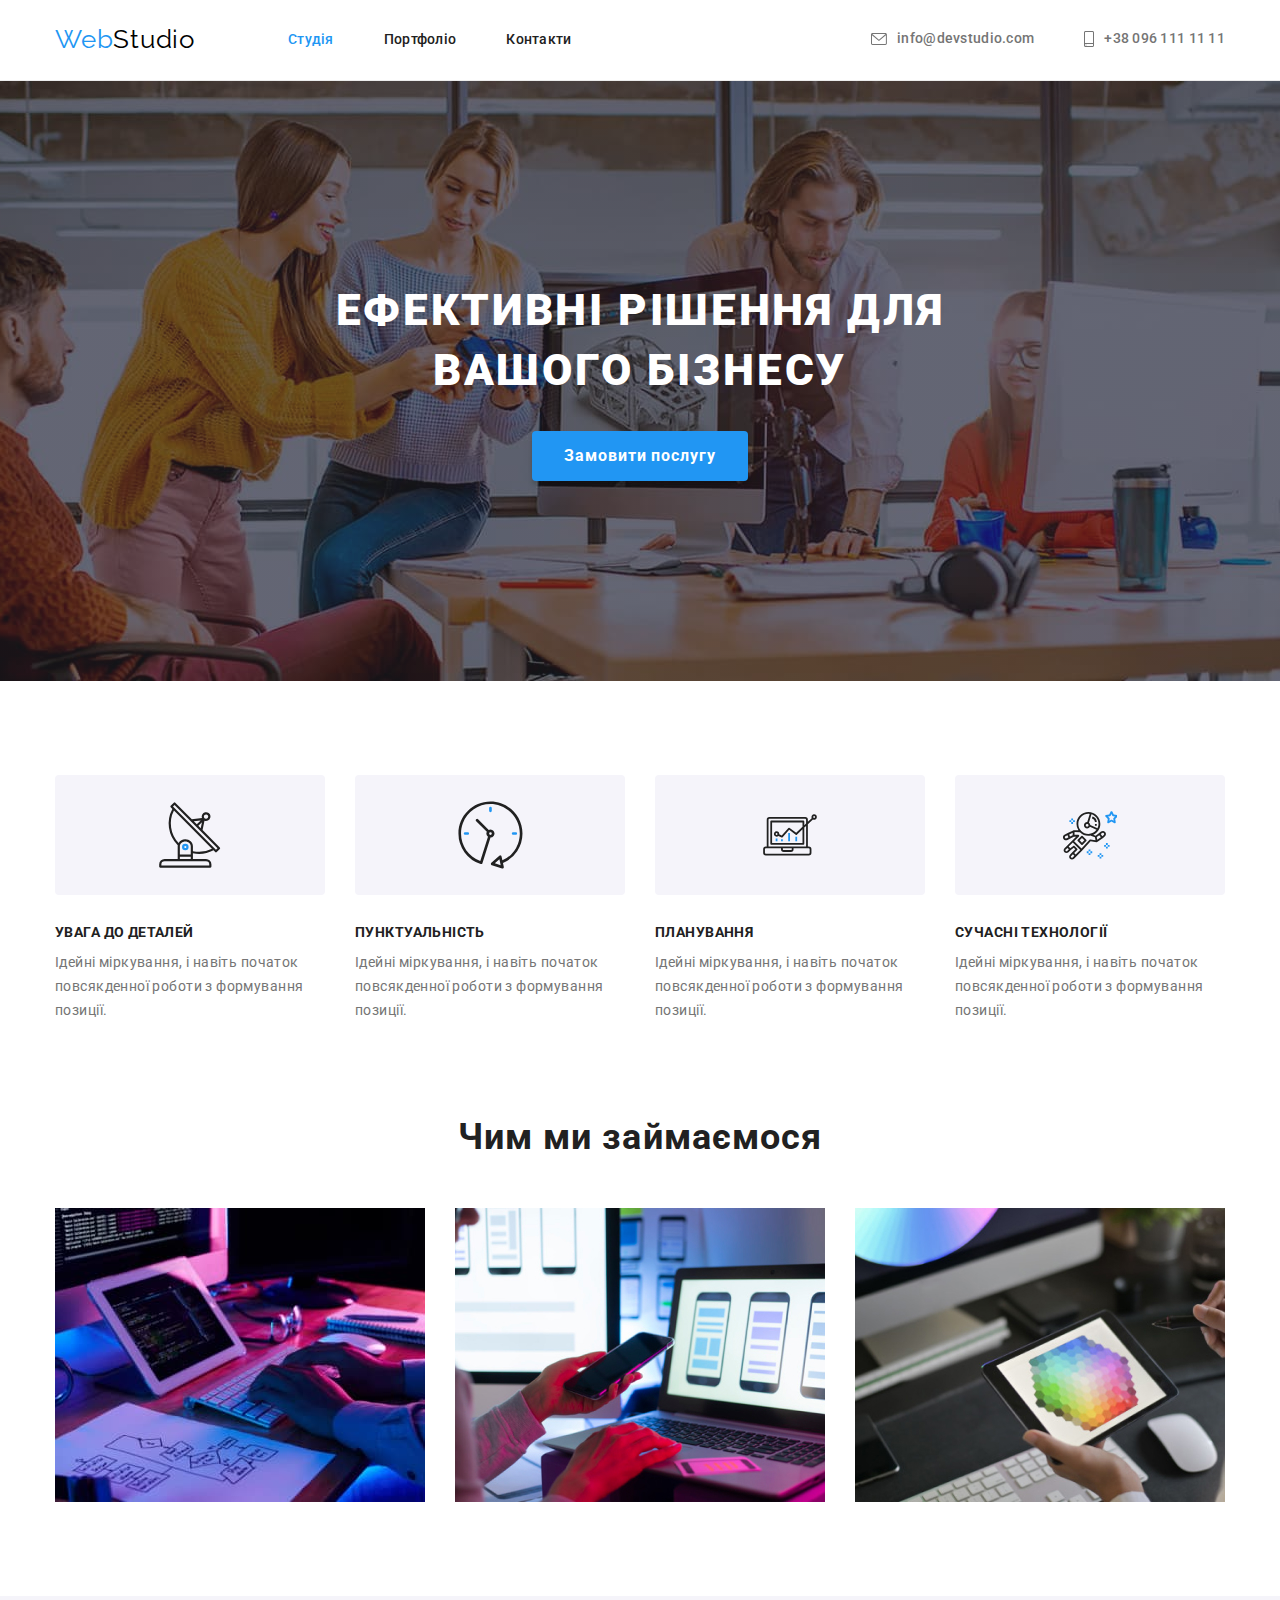
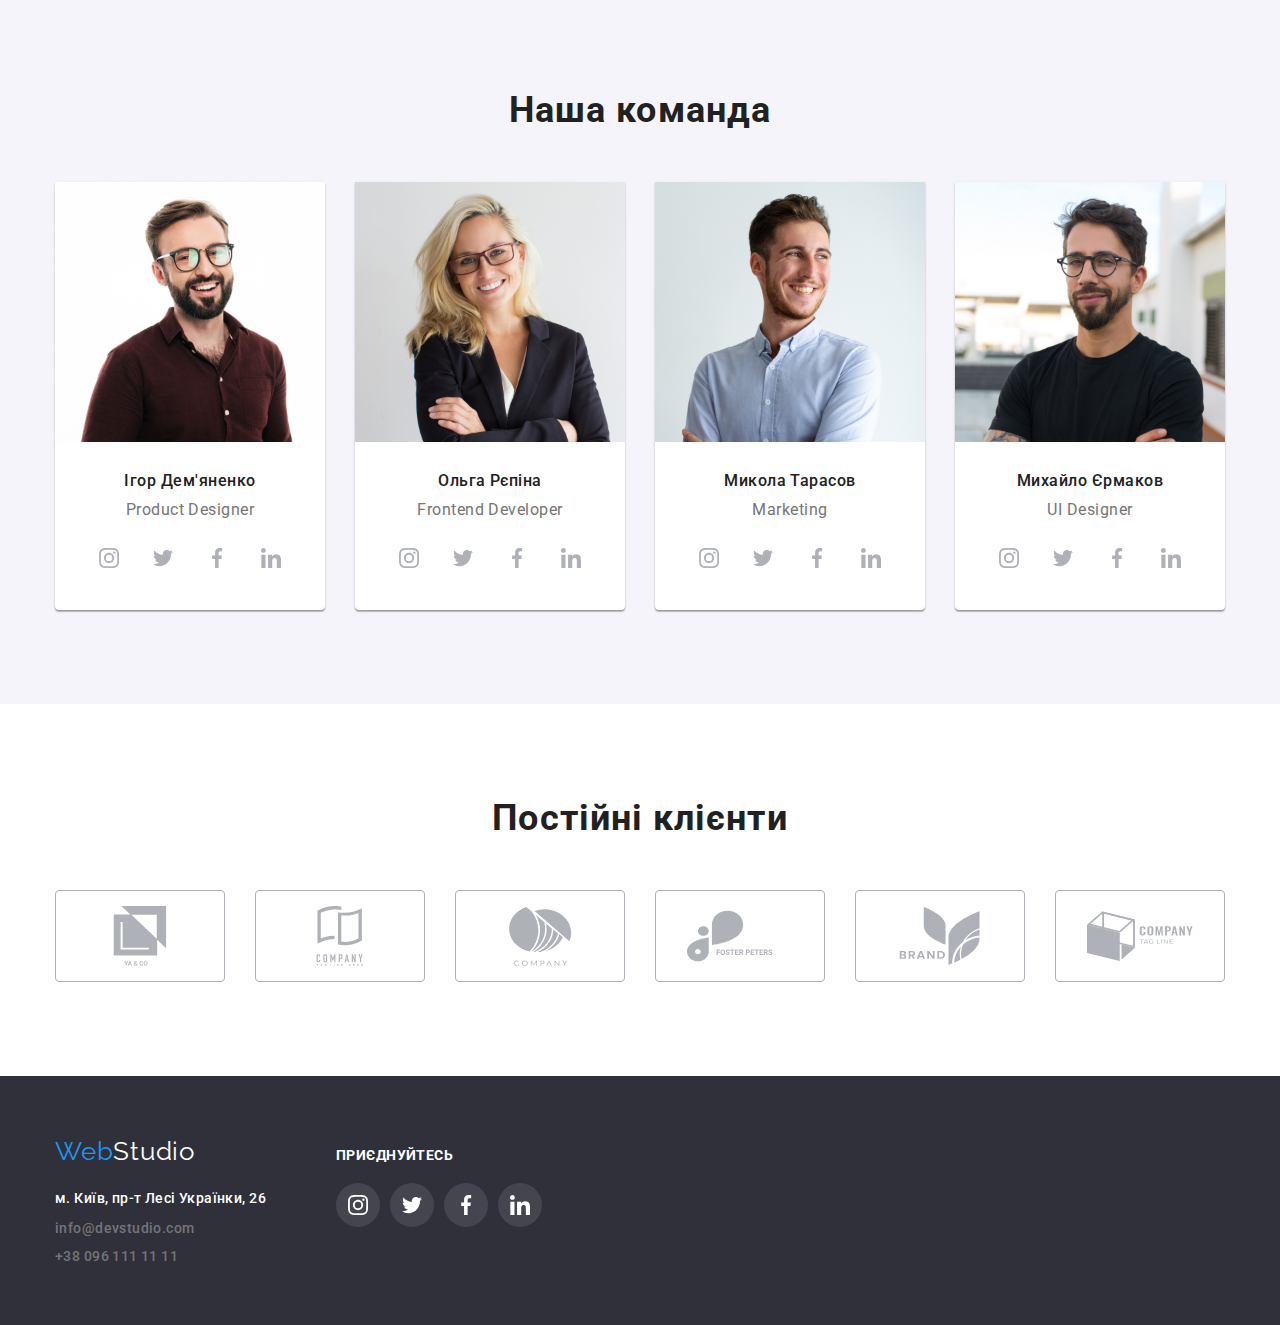
<file: index.html>
<!DOCTYPE html>
<html lang="uk">
  <head>
    <meta charset="UTF-8" />
    <meta http-equiv="X-UA-Compatible" content="IE=edge" />
    <meta name="viewport" content="width=device-width, initial-scale=1.0" />
    <title>Головна</title>
    <link rel="preconnect" href="https://fonts.googleapis.com" />
    <link rel="preconnect" href="https://fonts.gstatic.com" crossorigin />
    <link
      href="https://fonts.googleapis.com/css2?family=Raleway:wght@700&family=Roboto:wght@400;500;700;900&display=swap"
      rel="stylesheet"
    />
    <link
      rel="stylesheet"
      href="https://cdnjs.cloudflare.com/ajax/libs/modern-normalize/1.0.0/modern-normalize.min.css"
    />
    <link rel="stylesheet" href="./css/style.css" />
  </head>
  <body>
    <header class="header-box">
      <div class="container header-container">
        <nav class="navigation-container">
          <a href="/" class="logo logo-header"
            ><span class="logo-web">Web</span
            ><span class="logo-studio">Studio</span></a
          >
          <ul class="lists header-list">
            <li class="header-list-item">
              <a href="./index.html" class="nav-elem link-current">Студія</a>
            </li>
            <li class="header-list-item">
              <a href="./portfolio.html" class="nav-elem">Портфоліо</a>
            </li>
            <li class="header-list-item">
              <a href="#" class="nav-elem">Контакти</a>
            </li>
          </ul>
        </nav>
        <ul class="lists header-list">
          <li class="header-list-item">
            <a href="mailto:info@devstudio.com" class="contacts contact-link">
              <svg
                class="contact-icon"
                width="16"
                height="12"
                aria-label="Пошта"
              >
                <use href="./images/icons.svg#icon-envelope"></use>
              </svg>
              info@devstudio.com</a
            >
          </li>
          <li class="header-list-item">
            <a href="tel:+380961111111" class="contacts contact-link">
              <svg
                class="contact-icon"
                width="10"
                height="16"
                aria-label="Телефон"
              >
                <use href="./images/icons.svg#icon-smartphone"></use>
              </svg>
              +38 096 111 11 11</a
            >
          </li>
        </ul>
      </div>
    </header>
    <main>
      <section class="hero">
        <div class="container">
          <h1 class="hero-title">Ефективні рішення для вашого бізнесу</h1>
          <button type="button" class="join-button">Замовити послугу</button>
        </div>
      </section>
      <section class="section">
        <div class="container">
          <h2 class="visually-hidden">Наші переваги</h2>
          <ul class="lists benefits-list">
            <li class="benefit-list-item">
              <div class="benefit-icon-block">
                <svg width="65.32px" height="70px">
                  <use href="./images/icons.svg#icon-antenna"></use>
                </svg>
              </div>
              <h3 class="benefits">УВАГА ДО ДЕТАЛЕЙ</h3>
              <p class="benefits-text">
                Ідейні міркування, і навіть початок повсякденної роботи з
                формування позиції.
              </p>
            </li>
            <li class="benefit-list-item">
              <div class="benefit-icon-block">
                <svg width="66.96px" height="70px">
                  <use href="./images/icons.svg#icon-clock"></use>
                </svg>
              </div>
              <h3 class="benefits">ПУНКТУАЛЬНІСТЬ</h3>
              <p class="benefits-text">
                Ідейні міркування, і навіть початок повсякденної роботи з
                формування позиції.
              </p>
            </li>
            <li class="benefit-list-item">
              <div class="benefit-icon-block">
                <svg width="70px" height="53.69px">
                  <use href="./images/icons.svg#icon-diagram"></use>
                </svg>
              </div>
              <h3 class="benefits">ПЛАНУВАННЯ</h3>
              <p class="benefits-text">
                Ідейні міркування, і навіть початок повсякденної роботи з
                формування позиції.
              </p>
            </li>
            <li class="benefit-list-item">
              <div class="benefit-icon-block">
                <svg width="54.83px" height="60.66px">
                  <use href="./images/icons.svg#icon-astronaut"></use>
                </svg>
              </div>
              <h3 class="benefits">СУЧАСНІ ТЕХНОЛОГІЇ</h3>
              <p class="benefits-text">
                Ідейні міркування, і навіть початок повсякденної роботи з
                формування позиції.
              </p>
            </li>
          </ul>
        </div>
      </section>
      <section class="section section-services">
        <div class="container">
          <h2 class="main-title">Чим ми займаємося</h2>
          <ul class="lists service-list">
            <li class="service-list-item">
              <img
                src="./images/laptop.jpg"
                alt="Десктопні додатки"
                width="370"
                height="294"
              />
            </li>
            <li class="service-list-item">
              <img
                src="./images/mobile.jpg"
                alt="Мобільні додатки"
                width="370"
                height="294"
              />
            </li>
            <li class="service-list-item">
              <img
                src="./images/tablet.jpg"
                alt="Дизайнерські рішення"
                width="370"
                height="294"
              />
            </li>
          </ul>
        </div>
      </section>
      <section class="team section">
        <div class="container">
          <h2 class="main-title">Наша команда</h2>
          <ul class="lists team-list">
            <li class="team-boxes">
              <img
                src="./images/igor.jpg"
                alt="Ігор Дем'яненко"
                width="270"
                height="260"
              />
              <div class="employees-description">
                <h3 class="team-title">Ігор Дем'яненко</h3>
                <p class="team-text">Product Designer</p>
                <ul class="lists social-networks">
                  <li class="team-social-networks-links">
                    <a
                      class="socail-networkk-links team-social-networks"
                      href="#"
                      ><svg
                        class="social-network-icons"
                        width="20px"
                        height="20px"
                      >
                        <use href="./images/icons.svg#icon-instagram"></use>
                      </svg>
                    </a>
                  </li>
                  <li class="team-social-networks-links">
                    <a
                      class="socail-networkk-links team-social-networks"
                      href="#"
                    >
                      <svg
                        class="social-network-icons"
                        width="20px"
                        height="20px"
                      >
                        <use href="./images/icons.svg#icon-twitter"></use>
                      </svg>
                    </a>
                  </li>
                  <li class="team-social-networks-links">
                    <a
                      class="socail-networkk-links team-social-networks"
                      href="#"
                    >
                      <svg
                        class="social-network-icons"
                        width="20px"
                        height="20px"
                      >
                        <use href="./images/icons.svg#icon-facebook"></use>
                      </svg>
                    </a>
                  </li>
                  <li class="team-social-networks-links">
                    <a
                      class="socail-networkk-links team-social-networks"
                      href="#"
                    >
                      <svg
                        class="social-network-icons"
                        width="20px"
                        height="20px"
                      >
                        <use href="./images/icons.svg#icon-linkedin"></use>
                      </svg>
                    </a>
                  </li>
                </ul>
              </div>
            </li>
            <li class="team-boxes">
              <img
                src="./images/olga.jpg"
                alt="Ольга Рєпіна"
                width="270"
                height="260"
              />
              <div class="employees-description">
                <h3 class="team-title">Ольга Рєпіна</h3>
                <p class="team-text">Frontend Developer</p>
                <ul class="lists social-networks">
                  <li class="team-social-networks-links">
                    <a
                      class="socail-networkk-links team-social-networks"
                      href="#"
                      ><svg
                        class="social-network-icons"
                        width="20px"
                        height="20px"
                      >
                        <use href="./images/icons.svg#icon-instagram"></use>
                      </svg>
                    </a>
                  </li>
                  <li class="team-social-networks-links">
                    <a
                      class="socail-networkk-links team-social-networks"
                      href="#"
                    >
                      <svg
                        class="social-network-icons"
                        width="20px"
                        height="20px"
                      >
                        <use href="./images/icons.svg#icon-twitter"></use>
                      </svg>
                    </a>
                  </li>
                  <li class="team-social-networks-links">
                    <a
                      class="socail-networkk-links team-social-networks"
                      href="#"
                    >
                      <svg
                        class="social-network-icons"
                        width="20px"
                        height="20px"
                      >
                        <use href="./images/icons.svg#icon-facebook"></use>
                      </svg>
                    </a>
                  </li>
                  <li class="team-social-networks-links">
                    <a
                      class="socail-networkk-links team-social-networks"
                      href="#"
                    >
                      <svg
                        class="social-network-icons"
                        width="20px"
                        height="20px"
                      >
                        <use href="./images/icons.svg#icon-linkedin"></use>
                      </svg>
                    </a>
                  </li>
                </ul>
              </div>
            </li>
            <li class="team-boxes">
              <img
                src="./images/mykola.jpg"
                alt="Микола Тарасов"
                width="270"
                height="260"
              />
              <div class="employees-description">
                <h3 class="team-title">Микола Тарасов</h3>
                <p class="team-text">Marketing</p>
                <ul class="lists social-networks">
                  <li class="team-social-networks-links">
                    <a
                      class="socail-networkk-links team-social-networks"
                      href="#"
                      ><svg
                        class="social-network-icons"
                        width="20px"
                        height="20px"
                      >
                        <use href="./images/icons.svg#icon-instagram"></use>
                      </svg>
                    </a>
                  </li>
                  <li class="team-social-networks-links">
                    <a
                      class="socail-networkk-links team-social-networks"
                      href="#"
                    >
                      <svg
                        class="social-network-icons"
                        width="20px"
                        height="20px"
                      >
                        <use href="./images/icons.svg#icon-twitter"></use>
                      </svg>
                    </a>
                  </li>
                  <li class="team-social-networks-links">
                    <a
                      class="socail-networkk-links team-social-networks"
                      href="#"
                    >
                      <svg
                        class="social-network-icons"
                        width="20px"
                        height="20px"
                      >
                        <use href="./images/icons.svg#icon-facebook"></use>
                      </svg>
                    </a>
                  </li>
                  <li class="team-social-networks-links">
                    <a
                      class="socail-networkk-links team-social-networks"
                      href="#"
                    >
                      <svg
                        class="social-network-icons"
                        width="20px"
                        height="20px"
                      >
                        <use href="./images/icons.svg#icon-linkedin"></use>
                      </svg>
                    </a>
                  </li>
                </ul>
              </div>
            </li>
            <li class="team-boxes">
              <img
                src="./images/mykhailo.jpg"
                alt="Михайло Єрмаков"
                width="270"
                height="260"
              />
              <div class="employees-description">
                <h3 class="team-title">Михайло Єрмаков</h3>
                <p class="team-text">UI Designer</p>
                <ul class="lists social-networks">
                  <li class="team-social-networks-links">
                    <a
                      class="socail-networkk-links team-social-networks"
                      href="#"
                      ><svg
                        class="social-network-icons"
                        width="20px"
                        height="20px"
                      >
                        <use href="./images/icons.svg#icon-instagram"></use>
                      </svg>
                    </a>
                  </li>
                  <li class="team-social-networks-links">
                    <a
                      class="socail-networkk-links team-social-networks"
                      href="#"
                    >
                      <svg
                        class="social-network-icons"
                        width="20px"
                        height="20px"
                      >
                        <use href="./images/icons.svg#icon-twitter"></use>
                      </svg>
                    </a>
                  </li>
                  <li class="team-social-networks-links">
                    <a
                      class="socail-networkk-links team-social-networks"
                      href="#"
                    >
                      <svg
                        class="social-network-icons"
                        width="20px"
                        height="20px"
                      >
                        <use href="./images/icons.svg#icon-facebook"></use>
                      </svg>
                    </a>
                  </li>
                  <li class="team-social-networks-links">
                    <a
                      class="socail-networkk-links team-social-networks"
                      href="#"
                    >
                      <svg
                        class="social-network-icons"
                        width="20px"
                        height="20px"
                      >
                        <use href="./images/icons.svg#icon-linkedin"></use>
                      </svg>
                    </a>
                  </li>
                </ul>
              </div>
            </li>
          </ul>
        </div>
      </section>
      <section class="section">
        <div class="container">
          <h2 class="main-title">Постійні клієнти</h2>
          <ul class="lists permanent-customers">
            <li class="customer-list">
              <a class="customer-link" href="#"
                ><svg width="106px" height="60px">
                  <use href="./images/icons.svg#icon-ya-co"></use>
                </svg>
              </a>
            </li>
            <li class="customer-list">
              <a class="customer-link" href="#"
                ><svg width="106px" height="60px">
                  <use href="./images/icons.svg#icon-tagline-here"></use>
                </svg>
              </a>
            </li>
            <li class="customer-list">
              <a class="customer-link" href="#"
                ><svg width="106px" height="60px">
                  <use href="./images/icons.svg#icon-company"></use>
                </svg>
              </a>
            </li>
            <li class="customer-list">
              <a class="customer-link" href="#">
                <svg width="106px" height="60px">
                  <use href="./images/icons.svg#icon-foster-peters"></use>
                </svg>
              </a>
            </li>
            <li class="customer-list">
              <a class="customer-link" href="#"
                ><svg width="106px" height="60px">
                  <use href="./images/icons.svg#icon-brand"></use>
                </svg>
              </a>
            </li>
            <li class="customer-list">
              <a class="customer-link" href="#"
                ><svg width="106px" height="60px">
                  <use href="./images/icons.svg#icon-tag-line"></use>
                </svg>
              </a>
            </li>
          </ul>
        </div>
      </section>
    </main>
    <footer class="footer">
      <div class="container footer-container">
        <div>
          <a href="/" class="logo logo-footer"
            ><span class="logo-web">Web</span
            ><span class="logo-studio-footer">Studio</span></a
          >
          <address class="address">
            <ul class="lists">
              <li class="address-item">
                <a
                  href="https://goo.gl/maps/oxNiUU3evB4ncJMF8"
                  class="address-link contacts contacts-footer"
                  >м. Київ, пр-т Лесі Українки, 26</a
                >
              </li>
              <li class="address-item">
                <a
                  href="mailto:info@devstudio.com"
                  class="contacts contacts-footer"
                  >info@devstudio.com</a
                >
              </li>
              <li class="address-item">
                <a href="tel:+380961111111" class="contacts contacts-footer"
                  >+38 096 111 11 11</a
                >
              </li>
            </ul>
          </address>
        </div>
        <div>
          <p class="footer-text">приєднуйтесь</p>
          <ul class="lists social-networks">
            <li class="footer-list">
              <a class="socail-networkk-links footer-soc-nets-links" href="#"
                ><svg class="social-network-icons" width="20px" height="20px">
                  <use href="./images/icons.svg#icon-instagram"></use>
                </svg>
              </a>
            </li>
            <li class="footer-list">
              <a class="socail-networkk-links footer-soc-nets-links" href="#">
                <svg class="social-network-icons" width="20px" height="20px">
                  <use href="./images/icons.svg#icon-twitter"></use>
                </svg>
              </a>
            </li>
            <li class="footer-list">
              <a class="socail-networkk-links footer-soc-nets-links" href="#">
                <svg class="social-network-icons" width="20px" height="20px">
                  <use href="./images/icons.svg#icon-facebook"></use>
                </svg>
              </a>
            </li>
            <li class="footer-list">
              <a class="socail-networkk-links footer-soc-nets-links" href="#">
                <svg class="social-network-icons" width="20px" height="20px">
                  <use href="./images/icons.svg#icon-linkedin"></use>
                </svg>
              </a>
            </li>
          </ul>
        </div>
      </div>
    </footer>
  </body>
</html>
</file>
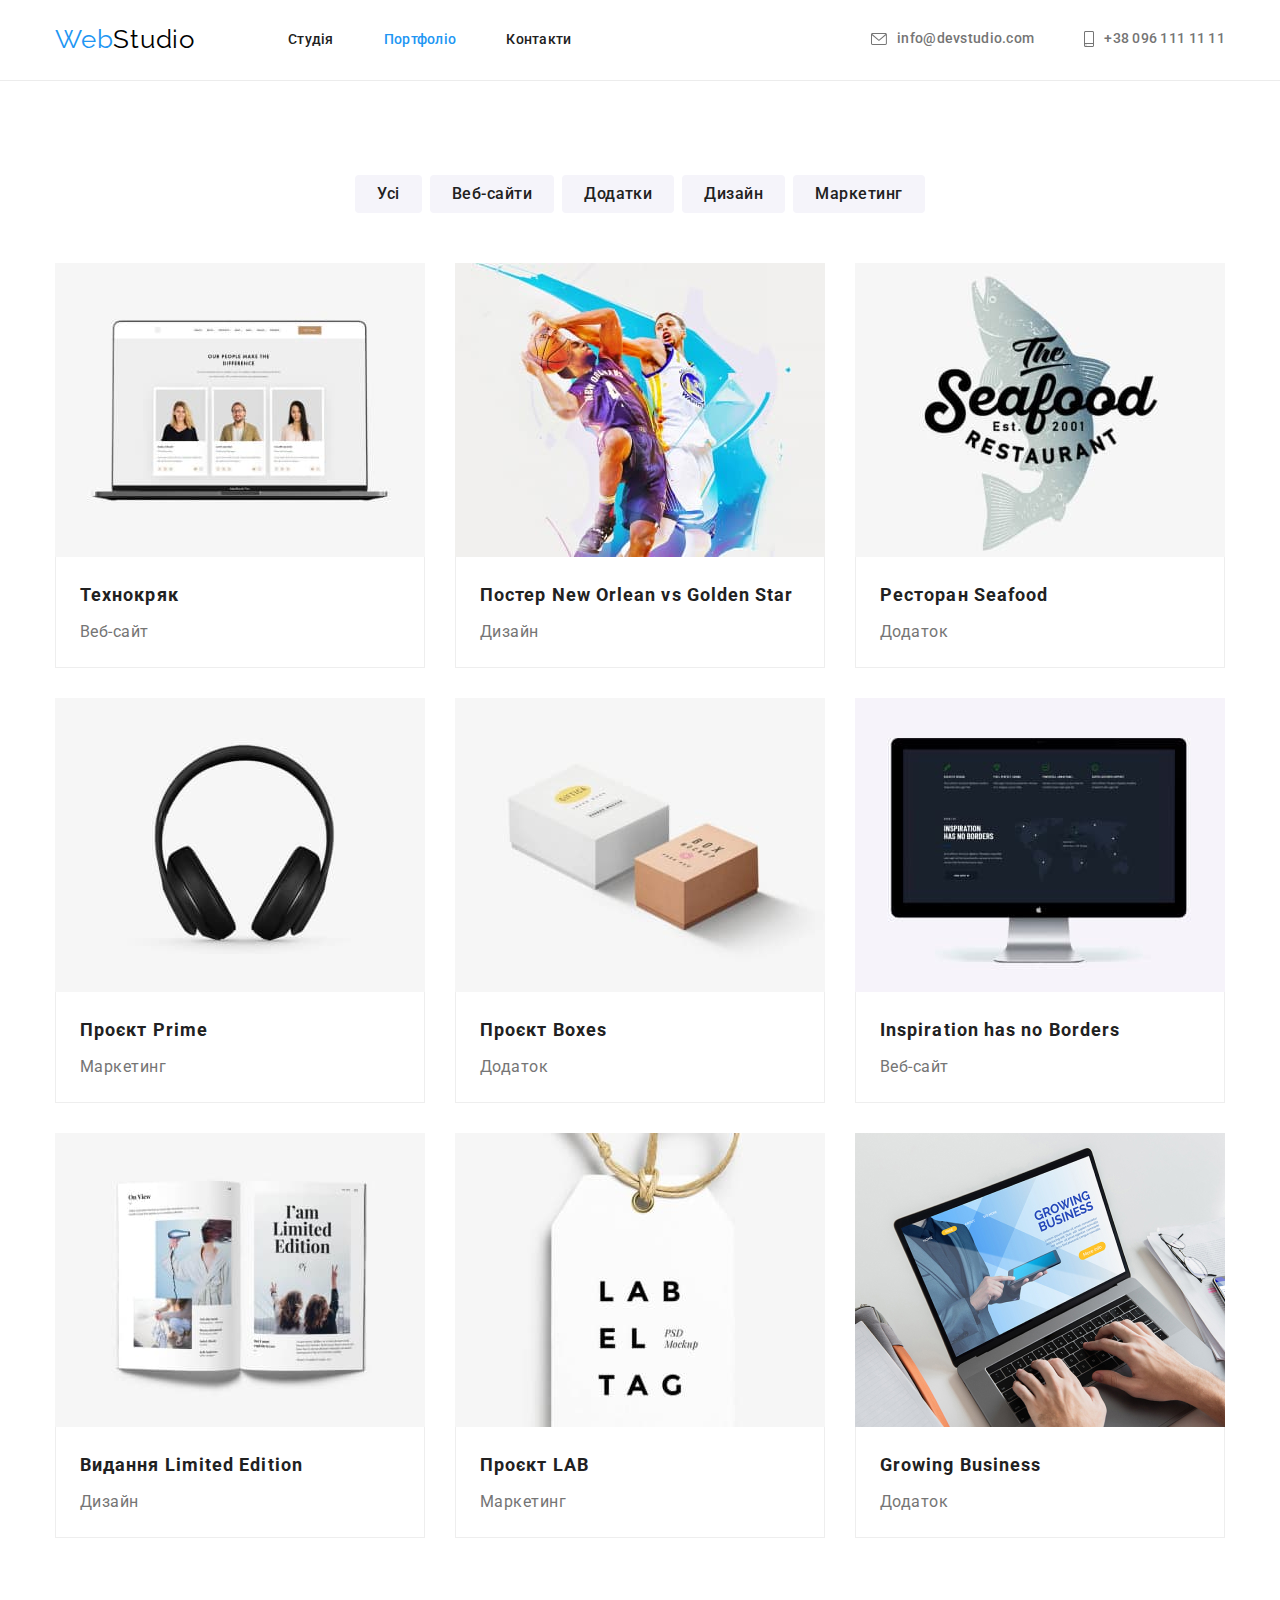
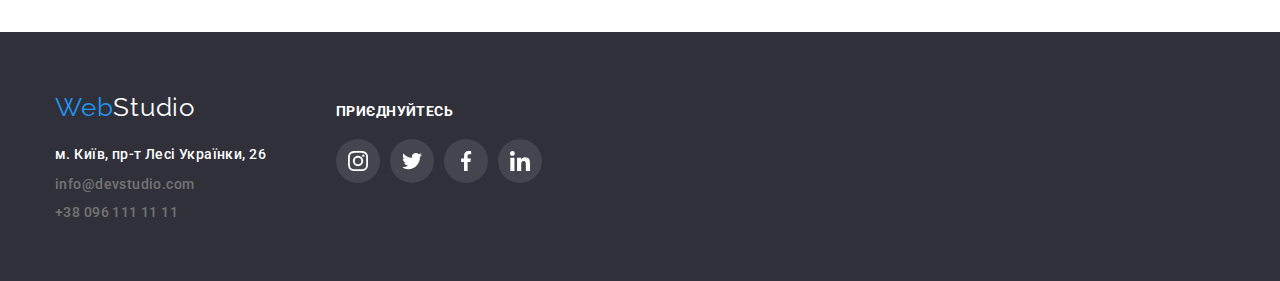
<file: portfolio.html>
<!DOCTYPE html>
<html lang="uk">
  <head>
    <meta charset="UTF-8" />
    <meta http-equiv="X-UA-Compatible" content="IE=edge" />
    <meta name="viewport" content="width=device-width, initial-scale=1.0" />
    <title>Портфоліо</title>
    <link rel="preconnect" href="https://fonts.googleapis.com" />
    <link rel="preconnect" href="https://fonts.gstatic.com" crossorigin />
    <link
      href="https://fonts.googleapis.com/css2?family=Raleway:wght@700&family=Roboto:wght@400;500;700;900&display=swap"
      rel="stylesheet"
    />
    <link
      rel="stylesheet"
      href="https://cdnjs.cloudflare.com/ajax/libs/modern-normalize/1.0.0/modern-normalize.min.css"
    />
    <link rel="stylesheet" href="./css/style.css" />
  </head>
  <body>
    <header class="header-box">
      <div class="container header-container">
        <nav class="navigation-container">
          <a href="/" class="logo logo-header"
            ><span class="logo-web">Web</span
            ><span class="logo-studio">Studio</span></a
          >
          <ul class="lists header-list">
            <li class="header-list-item">
              <a href="./index.html" class="nav-elem">Студія</a>
            </li>
            <li class="header-list-item">
              <a href="./portfolio.html" class="nav-elem link-current"
                >Портфоліо</a
              >
            </li>
            <li class="header-list-item">
              <a href="#" class="nav-elem">Контакти</a>
            </li>
          </ul>
        </nav>
        <ul class="lists header-list">
          <li class="header-list-item">
            <a href="mailto:info@devstudio.com" class="contacts contact-link">
              <svg
                class="contact-icon"
                width="16"
                height="12"
                aria-label="Пошта"
              >
                <use href="./images/icons.svg#icon-envelope"></use>
              </svg>
              info@devstudio.com</a
            >
          </li>
          <li class="header-list-item">
            <a href="tel:+380961111111" class="contacts contact-link">
              <svg
                class="contact-icon"
                width="10"
                height="16"
                aria-label="Телефон"
              >
                <use href="./images/icons.svg#icon-smartphone"></use>
              </svg>
              +38 096 111 11 11</a
            >
          </li>
        </ul>
      </div>
    </header>
    <main>
      <section class="section">
        <div class="container">
          <h1 class="visually-hidden">Портфоліо</h1>
          <ul class="lists portfolio-filter">
            <li class="portfolio-filter-item">
              <button type="button" class="filter">Усі</button>
            </li>
            <li class="portfolio-filter-item">
              <button type="button" class="filter">Веб-сайти</button>
            </li>
            <li class="portfolio-filter-item">
              <button type="button" class="filter">Додатки</button>
            </li>
            <li class="portfolio-filter-item">
              <button type="button" class="filter">Дизайн</button>
            </li>
            <li class="portfolio-filter-item">
              <button type="button" class="filter">Маркетинг</button>
            </li>
          </ul>
          <ul class="lists portfolio-list">
            <li class="portfolio-list-item">
              <a class="portfolio-card" href="#">
                <img
                  src="./images/web.jpg"
                  alt="Веб-сайт"
                  width="370"
                  height="294"
                />
                <div class="filter-content-box">
                  <h2 class="filter-content">Технокряк</h2>
                  <p class="content-name">Веб-сайт</p>
                </div>
              </a>
            </li>
            <li class="portfolio-list-item">
              <a class="portfolio-card" href="#">
                <img
                  src="./images/design.jpg"
                  alt="Постер New Orlean vs Golden Star"
                  width="370"
                  height="294"
                />
                <div class="filter-content-box">
                  <h2 class="filter-content">
                    Постер New Orlean vs Golden Star
                  </h2>
                  <p class="content-name">Дизайн</p>
                </div>
              </a>
            </li>
            <li class="portfolio-list-item">
              <a class="portfolio-card" href="#">
                <img
                  src="./images/app.jpg"
                  alt="Ресторан Seafood"
                  width="370"
                  height="294"
                />
                <div class="filter-content-box">
                  <h2 class="filter-content">Ресторан Seafood</h2>
                  <p class="content-name">Додаток</p>
                </div>
              </a>
            </li>
            <li class="portfolio-list-item">
              <a class="portfolio-card" href="#">
                <img
                  src="./images/marketing.jpg"
                  alt="Навушники"
                  width="370"
                  height="294"
                />
                <div class="filter-content-box">
                  <h2 class="filter-content">Проєкт Prime</h2>
                  <p class="content-name">Маркетинг</p>
                </div>
              </a>
            </li>
            <li class="portfolio-list-item">
              <a class="portfolio-card" href="#">
                <img
                  src="./images/boxes.jpg"
                  alt="Boxes"
                  width="370"
                  height="294"
                />
                <div class="filter-content-box">
                  <h2 class="filter-content">Проєкт Boxes</h2>
                  <p class="content-name">Додаток</p>
                </div>
              </a>
            </li>
            <li class="portfolio-list-item">
              <a class="portfolio-card" href="">
                <img
                  src="./images/web-site.jpg"
                  alt="Веб-сайт"
                  width="370"
                  height="294"
                />
                <div class="filter-content-box">
                  <h2 class="filter-content">Inspiration has no Borders</h2>
                  <p class="content-name">Веб-сайт</p>
                </div>
              </a>
            </li>
            <li class="portfolio-list-item">
              <a class="portfolio-card" href="#">
                <img
                  src="./images/design-limited.jpg"
                  alt="Видання Limited Edition"
                  width="370"
                  height="294"
                />
                <div class="filter-content-box">
                  <h2 class="filter-content">Видання Limited Edition</h2>
                  <p class="content-name">Дизайн</p>
                </div>
              </a>
            </li>
            <li class="portfolio-list-item">
              <a class="portfolio-card" href="#">
                <img
                  src="./images/marketing-lab.jpg"
                  alt="Проєкт LAB"
                  width="370"
                  height="294"
                />
                <div class="filter-content-box">
                  <h2 class="filter-content">Проєкт LAB</h2>
                  <p class="content-name">Маркетинг</p>
                </div>
              </a>
            </li>
            <li class="portfolio-list-item">
              <a class="portfolio-card" href="#">
                <img
                  src="./images/app-business.jpg"
                  alt="Додаток Growing Business"
                  width="370"
                  height="294"
                />
                <div class="filter-content-box">
                  <h2 class="filter-content">Growing Business</h2>
                  <p class="content-name">Додаток</p>
                </div>
              </a>
            </li>
          </ul>
        </div>
      </section>
    </main>
    <footer class="footer">
      <div class="container footer-container">
        <div>
          <a href="/" class="logo logo-footer"
            ><span class="logo-web">Web</span
            ><span class="logo-studio-footer">Studio</span></a
          >
          <address class="address">
            <ul class="lists">
              <li class="address-item">
                <a
                  href="https://goo.gl/maps/oxNiUU3evB4ncJMF8"
                  class="address-link contacts contacts-footer"
                  >м. Київ, пр-т Лесі Українки, 26</a
                >
              </li>
              <li class="address-item">
                <a
                  href="mailto:info@devstudio.com"
                  class="contacts contacts-footer"
                  >info@devstudio.com</a
                >
              </li>
              <li class="address-item">
                <a href="tel:+380961111111" class="contacts contacts-footer"
                  >+38 096 111 11 11</a
                >
              </li>
            </ul>
          </address>
        </div>
        <div>
          <p class="footer-text">приєднуйтесь</p>
          <ul class="lists social-networks">
            <li class="footer-list">
              <a class="socail-networkk-links footer-soc-nets-links" href="#"
                ><svg class="social-network-icons" width="20px" height="20px">
                  <use href="./images/icons.svg#icon-instagram"></use>
                </svg>
              </a>
            </li>
            <li class="footer-list">
              <a class="socail-networkk-links footer-soc-nets-links" href="#">
                <svg class="social-network-icons" width="20px" height="20px">
                  <use href="./images/icons.svg#icon-twitter"></use>
                </svg>
              </a>
            </li>
            <li class="footer-list">
              <a class="socail-networkk-links footer-soc-nets-links" href="#">
                <svg class="social-network-icons" width="20px" height="20px">
                  <use href="./images/icons.svg#icon-facebook"></use>
                </svg>
              </a>
            </li>
            <li class="footer-list">
              <a class="socail-networkk-links footer-soc-nets-links" href="#">
                <svg class="social-network-icons" width="20px" height="20px">
                  <use href="./images/icons.svg#icon-linkedin"></use>
                </svg>
              </a>
            </li>
          </ul>
        </div>
      </div>
    </footer>
  </body>
</html>
</file>
<file: css/style.css>
:root {
  --primary-text-color: #212121;
  --accent-color: #2196f3;
  --second-text-color: #757575;
  --background: #2f303a;
  --filer-and-team: #f5f4fa;
  --white-color: #ffffff;
  --icons-color: #afb1b8;
}
body {
  font-family: "Roboto", sans-serif;
  color: var(--primary-text-color);
  background-color: var(--white-color);
}
h1,
h2,
h3,
h4,
h5,
h6,
p {
  margin-top: 0;
  margin-bottom: 0;
}
ul {
  margin-top: 0;
  margin-bottom: 0;
  padding-left: 0;
}
img {
  display: block;
  max-width: 100%;
  height: auto;
}
.header-box {
  border-bottom: 1px solid #ececec;
  padding-top: 24px;
  padding-bottom: 25px;
}
.container {
  width: 1200px;
  margin-left: auto;
  margin-right: auto;
  padding-left: 15px;
  padding-right: 15px;
}
.header-container {
  display: flex;
  justify-content: space-between;
  align-items: center;
}
.navigation-container {
  display: flex;
}
.logo {
  text-decoration: none;
  font-family: "Raleway", sans-serif;
  font-size: 26px;
  line-height: 1.19;
  letter-spacing: 0.03em;
}
.logo-header {
  margin-right: 93px;
}
.logo-web {
  color: var(--accent-color);
}
.logo-studio {
  color: #000000;
}
.logo-studio-footer {
  color: var(--white-color);
}
.logo-footer {
  display: block;
  margin-bottom: 20px;
}
.lists {
  list-style: none;
}
.portfolio-filter {
  display: flex;
  justify-content: center;
  margin-bottom: 50px;
}
.portfolio-filter-item:not(:last-child) {
  margin-right: 8px;
}
.portfolio-list {
  display: flex;
  flex-wrap: wrap;
  gap: 30px;
}
.portfolio-list-item {
  width: 370px;
}
.portfolio-card {
  color: inherit;
  display: block;
  text-decoration: none;
}
.header-list {
  display: flex;
  align-items: center;
}
.header-list-item:not(:last-child) {
  margin-right: 50px;
}
.nav-elem {
  color: var(--primary-text-color);
  text-decoration: none;
  font-weight: 500;
  font-size: 14px;
  line-height: 1.14;
  letter-spacing: 0.02em;
}
.link-current {
  color: var(--accent-color);
}
.contacts {
  color: var(--second-text-color);
  text-decoration: none;
  font-weight: 500;
  font-size: 14px;
  line-height: 1.14;
  letter-spacing: 0.02em;
}
.contact-link {
  display: flex;
  align-items: center;
  column-gap: 10px;
}
.contact-icon {
  fill: currentColor;
}
.filter {
  color: inherit;
  background-color: var(--filer-and-team);
  border: transparent;
  border-radius: 4px;
  font-weight: 500;
  font-size: 16px;
  line-height: 1.62;
  letter-spacing: 0.03em;
  padding: 6px 22px;
}
.filter-content {
  font-weight: 700;
  font-size: 18px;
  line-height: 2;
  letter-spacing: 0.06em;
  margin-bottom: 4px;
}
.filter-content-box {
  padding: 20px 24px;
  border: 1px solid #eeeeee;
  border-top: none;
}
.content-name {
  color: var(--second-text-color);
  font-size: 16px;
  line-height: 1.87;
  letter-spacing: 0.03em;
}
.hero {
  max-width: 1600px;
  height: 600px;
  background: #c4c4c4;
  background-image: linear-gradient(
      rgba(47, 48, 58, 0.4),
      rgba(47, 48, 58, 0.4)
    ),
    url("../images/hero.jpg");
  background-repeat: no-repeat;
  background-position: center;
  background-size: cover;
  padding: 200px 0;
  margin-right: auto;
  margin-left: auto;
}
.section {
  padding-top: 94px;
  padding-bottom: 94px;
}
.section-services {
  padding-top: 0px;
}
.hero-title {
  color: var(--white-color);
  font-weight: 900;
  font-size: 44px;
  line-height: 1.36;
  text-align: center;
  letter-spacing: 0.06em;
  text-transform: uppercase;

  width: 696px;
  margin-left: auto;
  margin-right: auto;
}
.visually-hidden {
  position: absolute;
  width: 1px;
  height: 1px;
  margin: -1px;
  border: 0;
  padding: 0;

  white-space: nowrap;
  clip-path: inset(100%);
  clip: rect(0 0 0 0);
  overflow: hidden;
}
.join-button {
  color: var(--white-color);
  background-color: var(--accent-color);
  font-weight: 700;
  font-size: 16px;
  line-height: 1.9;
  box-shadow: 0px 4px 4px rgba(0, 0, 0, 0.15);
  border: transparent;
  border-radius: 4px;
  letter-spacing: 0.06em;

  display: block;
  margin-top: 30px;
  margin-right: auto;
  margin-left: auto;
  padding: 10px 32px;
}
.benefits-list {
  display: flex;
}
.benefits {
  font-weight: 700;
  font-size: 14px;
  line-height: 1.14;
  letter-spacing: 0.03em;
  text-transform: uppercase;
  margin-bottom: 10px;
  width: 270px;
}
.benefit-list-item:not(:last-child),
.service-list-item:not(:last-child),
.team-boxes:not(:last-child) {
  margin-right: 30px;
}
.benefit-icon-block {
  width: 270px;
  height: 120px;
  background-color: #f5f4fa;
  border-radius: 4px;
  display: flex;
  align-items: center;
  justify-content: center;
  margin-bottom: 30px;
}
.benefit-icons {
  display: flex;
  align-items: center;
  justify-content: center;
}
.benefits-text {
  color: var(--second-text-color);
  font-size: 14px;
  line-height: 1.71;
  letter-spacing: 0.03em;
  width: 270px;
}
.main-title {
  font-weight: 700;
  font-size: 36px;
  line-height: 1.16;
  text-align: center;
  letter-spacing: 0.03em;

  margin-bottom: 50px;
}
.service-list {
  display: flex;
}
.team {
  background-color: var(--filer-and-team);
}
.team-list {
  display: flex;
}
.team-boxes {
  background-color: var(--white-color);
  box-shadow: 0px 1px 3px rgba(0, 0, 0, 0.12), 0px 1px 1px rgba(0, 0, 0, 0.14),
    0px 2px 1px rgba(0, 0, 0, 0.2);
  border-radius: 0px 0px 4px 4px;
}
.employees-description {
  padding-top: 30px;
  padding-bottom: 30px;
}
.team-title {
  font-weight: 500;
  font-size: 16px;
  line-height: 1.18;
  text-align: center;
  letter-spacing: 0.03em;

  margin-bottom: 10px;
}
.team-text {
  color: var(--second-text-color);
  font-size: 16px;
  line-height: 1.18;
  text-align: center;
  letter-spacing: 0.03em;
  margin-bottom: 16px;
}
.social-networks {
  display: flex;
  column-gap: 10px;
  justify-content: center;
}

.socail-networkk-links {
  width: 100%;
  height: 100%;
  border-radius: 50%;
  display: flex;
  justify-content: center;
  align-items: center;
}
.team-social-networks {
  fill: var(--icons-color);
}
.permanent-customers {
  display: flex;
  justify-content: center;
  align-items: center;
  column-gap: 30px;
}
.customer-list {
  width: 170px;
  height: 92px;
}
.customer-link {
  display: flex;
  justify-content: center;
  align-items: center;
  width: 100%;
  height: 100%;
  border: 1px solid var(--icons-color);
  border-radius: 4px;
  fill: var(--icons-color);
}
.footer {
  background: var(--background);
  padding-top: 60px;
  padding-bottom: 60px;
}
.footer-container {
  align-items: baseline;
  display: flex;
  column-gap: 70px;
}
.footer-soc-nets-links {
  fill: var(--white-color);
  background-color: rgba(255, 255, 255, 0.1);
}
.footer-text {
  font-weight: 700;
  font-size: 14px;
  line-height: 16px;
  letter-spacing: 0.03em;
  text-transform: uppercase;
  color: var(--white-color);
  margin-bottom: 20px;
}
.footer-list,
.team-social-networks-links {
  width: 44px;
  height: 44px;
}
.address {
  font-style: normal;
}
.address-item:not(:last-child) {
  margin-bottom: 9px;
}
.address-link {
  color: var(--white-color);
  text-decoration: none;
  font-size: 14px;
  line-height: 1.7;
}
.contacts-footer {
  letter-spacing: 0.03em;
}
.join-button:hover,
.join-button:hover,
.join-button:active {
  cursor: pointer;
}
.nav-elem:hover,
.nav-elem:focus,
.nav-elem:active {
  color: var(--accent-color);
}
.contacts:hover,
.contacts:focus,
.contacts:active {
  color: var(--accent-color);
}
.filter:hover,
.filter:focus,
.filter:active {
  color: var(--white-color);
  background-color: var(--accent-color);
  box-shadow: 0px 3px 1px rgba(0, 0, 0, 0.1), 0px 1px 2px rgba(0, 0, 0, 0.08),
    0px 2px 2px rgba(0, 0, 0, 0.12);
  cursor: pointer;
}
.team-social-networks:hover,
.team-social-networks:focus,
.team-social-networks:active {
  background-color: var(--accent-color);
  fill: var(--white-color);
}
.customer-link:hover,
.customer-link:focus,
.customer-link:active {
  fill: var(--accent-color);
  border: 1px solid var(--accent-color);
}
.footer-soc-nets-links:hover,
.footer-soc-nets-links:focus,
.footer-soc-nets-links:active {
  background-color: var(--accent-color);
}
.portfolio-card:hover,
.portfolio-card:focus,
.portfolio-card:active {
  box-shadow: 0px 1px 1px rgba(0, 0, 0, 0.12), 0px 4px 4px rgba(0, 0, 0, 0.06),
    1px 4px 6px rgba(0, 0, 0, 0.16);
}
</file>
